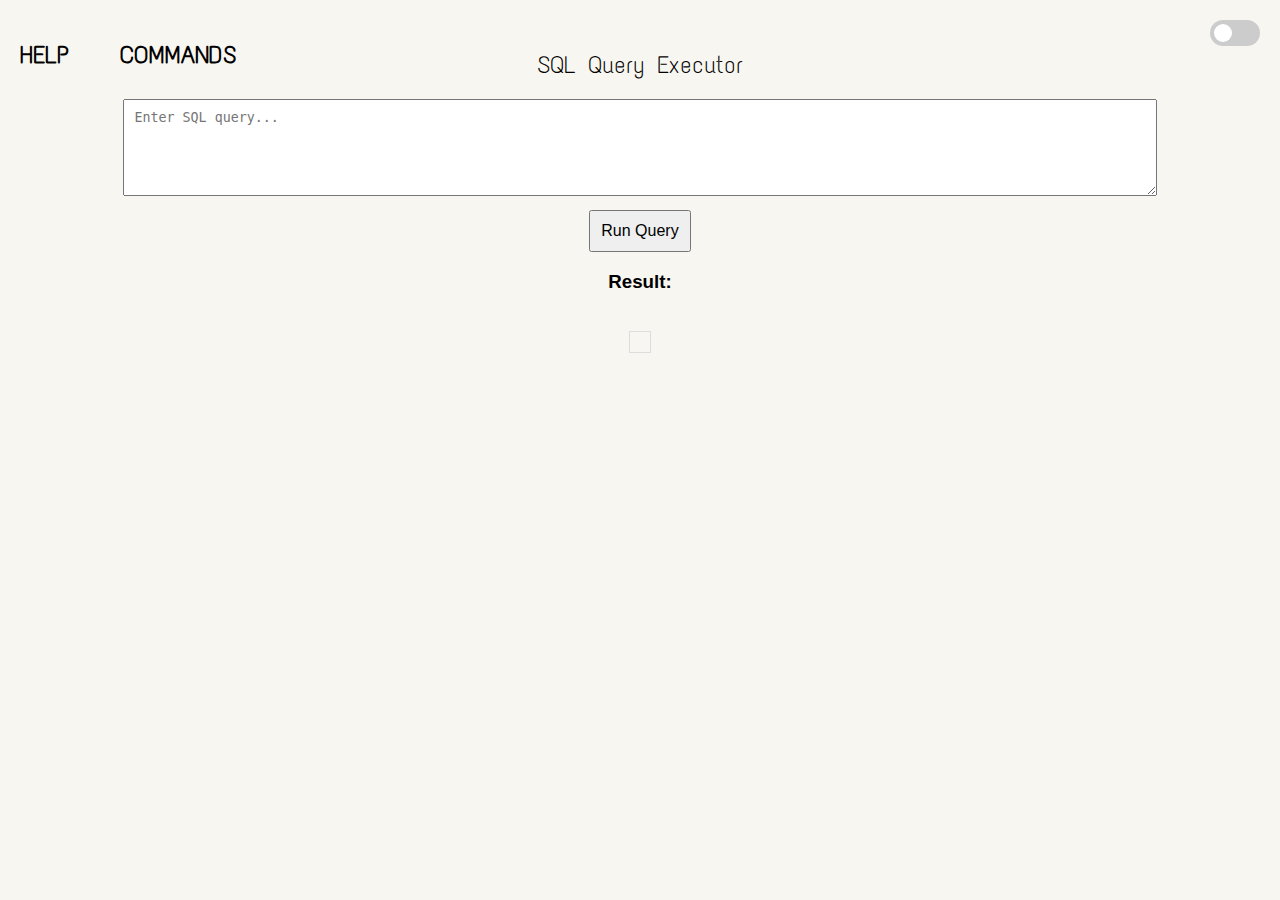
<file: index.html>
<!DOCTYPE html>
<html lang="en">

<head>
    <meta charset="UTF-8">
    <meta name="viewport" content="width=device-width, initial-scale=1.0">
    <title>SQL Query Executor</title>


    <style>
        @import url('https://fonts.googleapis.com/css2?family=Shadows+Into+Light&display=swap');
        @import url('https://fonts.googleapis.com/css2?family=Text+Me+One&display=swap');

        body {
            font-family: Arial, sans-serif;
            text-align: center;
            margin-top: 50px;
            background-color: #F8F6F0;
        }

        textarea {
            width: 80%;
            padding: 10px;
        }

        button {
            margin-top: 10px;
            padding: 10px;
            font-size: 16px;
            cursor: pointer;
        }

        #result {
            margin-top: 20px;
            border: 1px solid #ddd;
            padding: 10px;
            display: inline-block;
            text-align: left;
        }





        /* Default Light Mode */
        body {
            font-family: Arial, sans-serif;
            text-align: center;
            margin-top: 50px;
            background-color: #F8F6F0;
            color: black;
            transition: background 0.3s, color 0.3s;
        }

        /* Dark Mode Styles */
        .dark-mode {
            background-color: #000000 !important;
            color: #16C40C !important;
        }

        /* Change text and UI elements in Dark Mode */
        .dark-mode h2,
        .dark-mode h3,
        .dark-mode button,
        .dark-mode textarea,
        .dark-mode a {
            color: #16C40C !important;
        }

        /* Change textarea background */
        .dark-mode textarea {
            background-color: #222;
            color: #16C40C;
            border: 1px solid #16C40C;
        }

        /* Toggle Switch Styling */
        .switch {
            position: absolute;
            top: 20px;
            right: 20px;
            display: inline-block;
            width: 50px;
            height: 26px;
        }

        .switch input {
            opacity: 0;
            width: 0;
            height: 0;
        }

        .slider {
            position: absolute;
            cursor: pointer;
            top: 0;
            left: 0;
            right: 0;
            bottom: 0;
            background-color: #ccc;
            transition: 0.4s;
            border-radius: 26px;
        }

        .slider:before {
            position: absolute;
            content: "";
            height: 18px;
            width: 18px;
            left: 4px;
            bottom: 4px;
            background-color: white;
            transition: 0.4s;
            border-radius: 50%;
        }

        input:checked+.slider {
            background-color: #16C40C;
        }

        input:checked+.slider:before {
            transform: translateX(24px);
        }

        #header {
            font-family: "Text Me One", sans-serif;
            font-weight: 400;
            font-style: normal;
        }


        .hpage {
            font-size: 24px;
            text-decoration: none;
            color: black;
            font-weight: bold;
            position: absolute;
            top: 20px;
            left: 20px;
            transition: color 0.3s;
            font-family: "Text Me One", sans-serif;
            font-weight: 600;
            font-style: normal;
        }

        .h1page {
            font-size: 24px;
            text-decoration: none;
            color: black;
            font-weight: bold;
            position: absolute;
            top: 20px;
            left: 120px;
            transition: color 0.3s;
            font-family: "Text Me One", sans-serif;
            font-weight: 600;
            font-style: normal;
        }

        .hpage a {
            text-decoration: none;
            /* Remove underline */
            color: black;
            /* Set color to black */
        }

        .h1page a {
            text-decoration: none;
            /* Remove underline */
            color: black;
            /* Set color to black */
        }
    </style>
</head>

<body>

    <h2 class="hpage"><a href="help.html">HELP</a></h2>
    <h2 class="h1page"><a href="usecommand.html">COMMANDS</a></h2>
    <label class="switch">
        <input type="checkbox" id="modeToggle">
        <span class="slider round"></span>
    </label>


    <h2 id="header">SQL Query Executor</h2>
    <textarea id="sqlQuery" rows="5" cols="50" placeholder="Enter SQL query..." required></textarea>
    <br>
    <button onclick="executeQuery()">Run Query</button>



    <h3>Result:</h3>
    <div id="result"></div>






    <script src="script.js"></script>
</body>

</html>
</file>
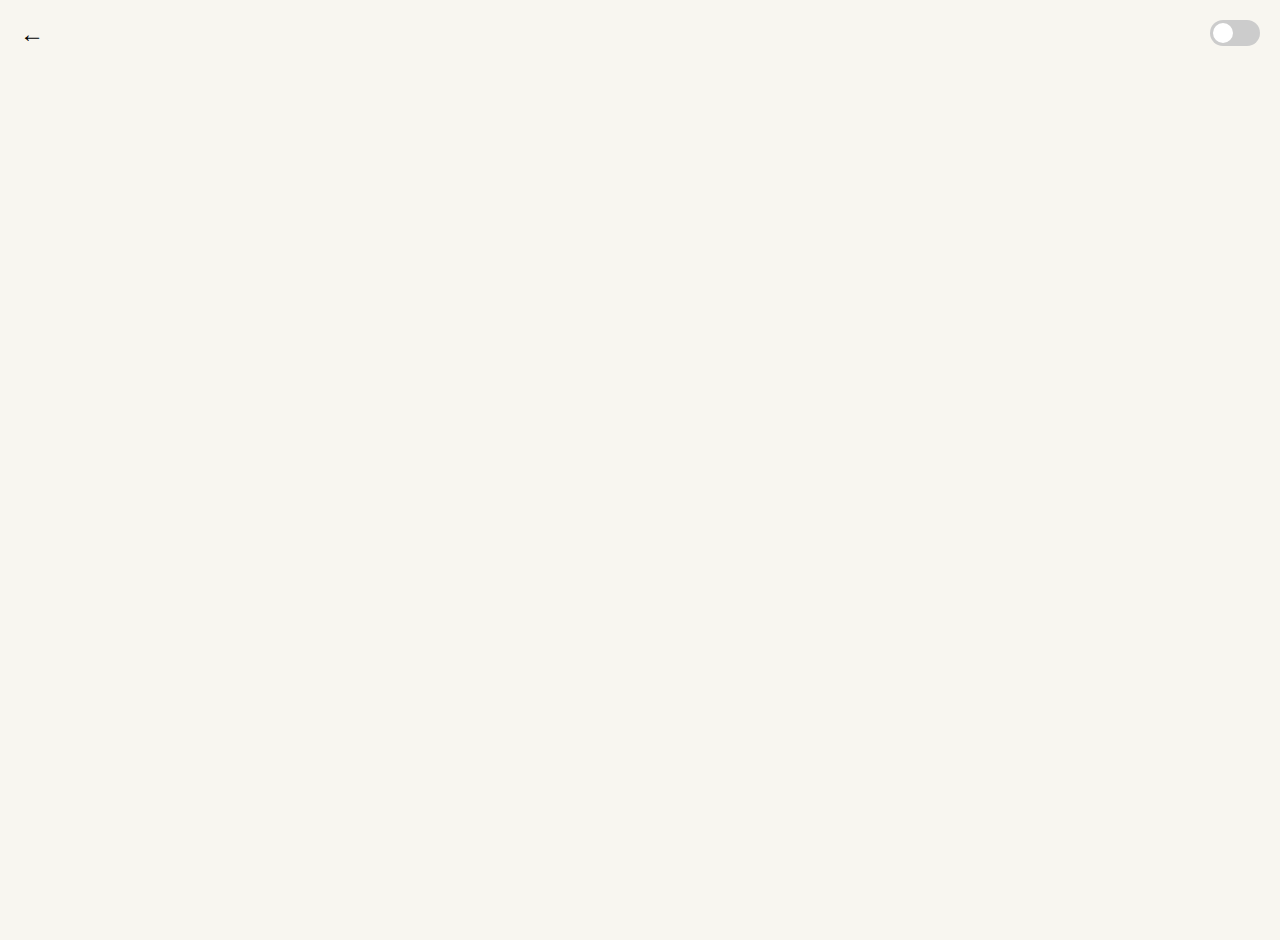
<file: help.html>
<!DOCTYPE html>
<html lang="en">

<head>
    <meta charset="UTF-8">
    <meta name="viewport" content="width=device-width, initial-scale=1.0">
    <title>Help Page</title>

    <style>
        @import url('https://fonts.googleapis.com/css2?family=Shadows+Into+Light&display=swap');
        @import url('https://fonts.googleapis.com/css2?family=Text+Me+One&display=swap');

        body {
            font-family: Arial, sans-serif;
            text-align: center;
            margin-top: 50px;
            background-color: #F8F6F0;
        }

        /* Back Arrow */
        .back-link {
            font-size: 24px;
            text-decoration: none;
            color: black;
            font-weight: bold;
            position: absolute;
            top: 20px;
            left: 20px;
            transition: color 0.3s;
        }

        .back-link:hover {
            color: #16C40C;
        }

        textarea {
            width: 80%;
            padding: 10px;
        }

        button {
            margin-top: 10px;
            padding: 10px;
            font-size: 16px;
            cursor: pointer;
        }

        #result {
            margin-top: 20px;
            border: 1px solid #ddd;
            padding: 10px;
            display: inline-block;
            text-align: left;
        }

        h3 {
            font-family: "Text Me One", sans-serif;
            font-weight: 600;
            font-style: normal;
            text-align: justify;
            width: 70%;
            margin: 20px auto;
            padding: 10px;
            opacity: 0;
        }

        /* Text Animation */
        @keyframes slideDown {
            from {
                opacity: 0;
                transform: translateY(-80px);
            }

            to {
                opacity: 1;
                transform: translateY(0);
            }
        }

        /* Apply staggered animation */
        h3 {
            animation: slideDown 1.5s ease-in-out forwards;
        }

        h3:nth-child(2) { animation-delay: 0.5s; }
        h3:nth-child(3) { animation-delay: 1s; }
        h3:nth-child(4) { animation-delay: 1.5s; }
        h3:nth-child(5) { animation-delay: 2s; }
        h3:nth-child(6) { animation-delay: 2.5s; }

        /* Default Light Mode */
        body {
            font-family: Arial, sans-serif;
            text-align: center;
            margin-top: 50px;
            background-color: #F8F6F0;
            color: black;
            transition: background 0.3s, color 0.3s;
        }

        /* Back Arrow */
        .back-link {
            font-size: 24px;
            text-decoration: none;
            color: black;
            font-weight: bold;
            position: absolute;
            top: 20px;
            left: 20px;
            transition: color 0.3s;
        }

        .back-link:hover {
            color: #16C40C;
        }

        /* Dark Mode */
        .dark-mode {
            background-color: #000000 !important;
            color: #16C40C !important;
        }

        .dark-mode .back-link {
            color: #16C40C !important;
        }

        /* Toggle Switch */
        .switch {
            position: absolute;
            top: 20px;
            right: 20px;
            display: inline-block;
            width: 50px;
            height: 26px;
        }

        .switch input {
            opacity: 0;
            width: 0;
            height: 0;
        }

        .slider {
            position: absolute;
            cursor: pointer;
            top: 0;
            left: 0;
            right: 0;
            bottom: 0;
            background-color: #ccc;
            transition: .4s;
            border-radius: 34px;
        }

        .slider::before {
            position: absolute;
            content: "";
            height: 20px;
            width: 20px;
            left: 3px;
            bottom: 3px;
            background-color: white;
            transition: .4s;
            border-radius: 50%;
        }

        input:checked + .slider {
            background-color: #16C40C;
        }

        input:checked + .slider::before {
            transform: translateX(24px);
        }
    </style>
</head>

<body>
    <label class="switch">
        <input type="checkbox" id="modeToggle">
        <span class="slider round"></span>
    </label>
    
    <!-- Back Arrow at the Top -->
    <a href="index.html" class="back-link">←</a>

    <!-- Text Content -->
    <h3>The SQL Query Executor is a web-based tool that allows users to run SQL queries such as CREATE, INSERT, UPDATE,
        DELETE, and SELECT from an HTML interface. The backend is powered by PHP and MySQL, running on a XAMPP server.

        Before using the SQL Query Executor, ensure you have XAMPP installed on your system, Apache and MySQL services
        running in XAMPP, and a MySQL database created (e.g., test_db).

        To start, open the XAMPP Control Panel and start the Apache and MySQL services. Then, place the sql_project
        folder inside C:\xampp\htdocs\ and open a browser to http://localhost/sql_project/index.html.

        In the provided textarea, type a valid SQL query. For example, you can create a table using: CREATE TABLE
        employees (id INT AUTO_INCREMENT PRIMARY KEY, name VARCHAR(100), salary INT). To insert data, use: INSERT INTO
        employees (name, salary) VALUES ('Alice', 50000). To update data, use: UPDATE employees SET salary = 60000 WHERE
        name = 'Alice'. To delete a record, use: DELETE FROM employees WHERE name = 'Alice'. To view data, use: SELECT *
        FROM employees. </h3>

    <h3>After entering a query, click the "Run Query" button. If the query executes successfully, a success message will
        appear. If it's a SELECT statement, the results will be displayed in a table. If an error occurs, it will be
        displayed in red.</h3>
    <h3>
        Ensure your SQL syntax is correct. The system blocks dangerous queries like DROP DATABASE. Always start XAMPP
        before using the SQL executor.

        The SQL Query Executor provides a simple way to test and execute SQL queries directly from a webpage. Use it to
        create, modify, and retrieve database records efficiently.
    </h3>

    <h3>Developed By: Purushottam sarsekar</h3>

    <h3>To create a database in XAMPP, first, ensure that the XAMPP server is installed on your system and that the
        Apache and MySQL services are running. Open the XAMPP Control Panel and start both Apache and MySQL. Next, open
        a web browser and go to http://localhost/phpmyadmin/. This will open phpMyAdmin, a web-based interface for
        managing MySQL databases. Click on the "Databases" tab at the top of the page. In the "Create database" field,
        enter the desired name for your database, such as "test_db." Choose the appropriate collation (typically
        "utf8_general_ci" for most applications), and then click the "Create" button. Your database is now created and
        will be listed on the left panel of phpMyAdmin. You can now create tables, insert data, and manage your database
        using phpMyAdmin or SQL queries. Always ensure that your XAMPP server is running whenever you need to access or
        modify the database.</h3>


        <script>
            document.addEventListener("DOMContentLoaded", function () {
                const toggleSwitch = document.getElementById("modeToggle");
                const body = document.body;
    
                if (localStorage.getItem("mode") === "dark") {
                    body.classList.add("dark-mode");
                    toggleSwitch.checked = true;
                }
    
                toggleSwitch.addEventListener("change", function () {
                    if (this.checked) {
                        body.classList.add("dark-mode");
                        localStorage.setItem("mode", "dark");
                    } else {
                        body.classList.remove("dark-mode");
                        localStorage.setItem("mode", "light");
                    }
                });
            });
        </script>
</body>

</html>
</file>
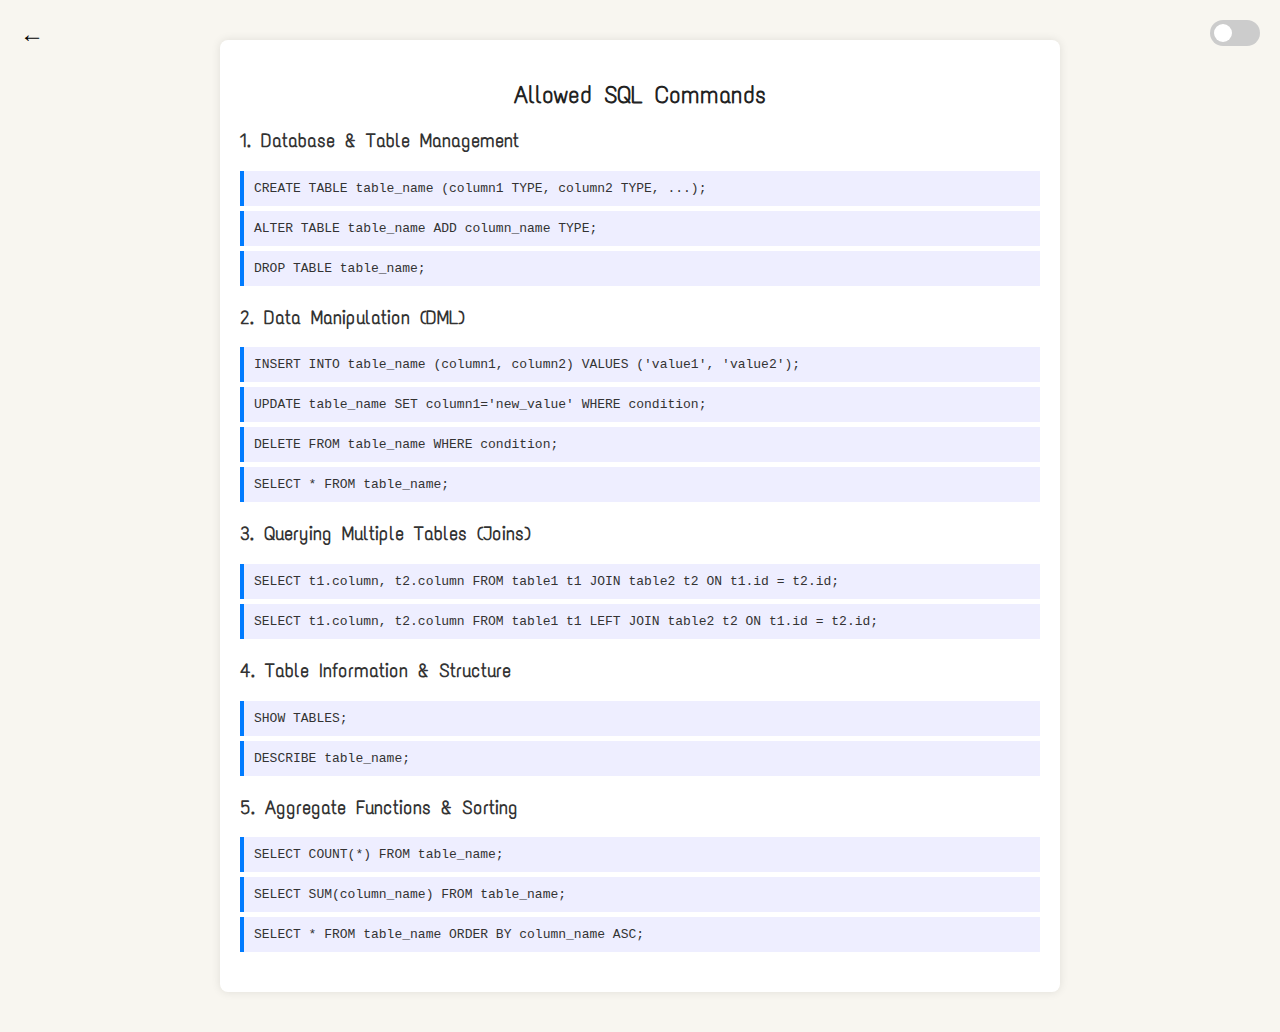
<file: usecommand.html>
<!DOCTYPE html>
<html lang="en">

<head>
    <meta charset="UTF-8">
    <meta name="viewport" content="width=device-width, initial-scale=1.0">
    <title>Allowed SQL Commands</title>
    <style>
        @import url('https://fonts.googleapis.com/css2?family=Shadows+Into+Light&display=swap');
        @import url('https://fonts.googleapis.com/css2?family=Text+Me+One&display=swap');

        body {
            font-family: Arial, sans-serif;
            margin: 40px;
            background-color: #F8F6F0;
            color: #333;
            transition: background 0.3s, color 0.3s;
        }

        .dark-mode {
            background-color: #000000;
            color: #16C40C;
        }

        h2 {
            text-align: center;
            color: #222;
        }

        .dark-mode h2 {
            color: #16C40C;
        }

        .container {
            font-family: "Text Me One", sans-serif;
            font-weight: 400;
            font-style: normal;
            max-width: 800px;
            margin: auto;
            background: white;
            padding: 20px;
            border-radius: 8px;
            box-shadow: 0 0 10px rgba(0, 0, 0, 0.1);
            transition: background 0.3s, color 0.3s;
        }

        .dark-mode .container {
            background: #222;
            color: #16C40C;
        }

        .section {
            margin-bottom: 20px;
        }

        .command {
            background: #eef;
            padding: 10px;
            border-left: 4px solid #007BFF;
            font-family: monospace;
            margin-top: 5px;
            transition: background 0.3s, color 0.3s;
        }

        .dark-mode .command {
            background: #333;
            border-left: 4px solid #16C40C;
        }

        /* Toggle Switch */
        .switch {
            position: absolute;
            top: 20px;
            right: 20px;
            display: inline-block;
            width: 50px;
            height: 26px;
        }

        .switch input {
            opacity: 0;
            width: 0;
            height: 0;
        }

        .slider {
            position: absolute;
            cursor: pointer;
            top: 0;
            left: 0;
            right: 0;
            bottom: 0;
            background-color: #ccc;
            transition: 0.4s;
            border-radius: 26px;
        }

        .slider:before {
            position: absolute;
            content: "";
            height: 18px;
            width: 18px;
            left: 4px;
            bottom: 4px;
            background-color: white;
            transition: 0.4s;
            border-radius: 50%;
        }

        input:checked + .slider {
            background-color: #16C40C;
        }

        input:checked + .slider:before {
            transform: translateX(24px);
        }

        /* Back Arrow */
        .back-arrow {
            position: absolute;
            top: 20px;
            left: 20px;
            font-size: 24px;
            text-decoration: none;
            color: black;
            font-weight: bold;
            transition: color 0.3s;
        }

        .dark-mode .back-arrow {
            color: #16C40C;
        }
    </style>
</head>

<body>
    <a href="index.html" class="back-arrow">&#8592;</a>
    <label class="switch">
        <input type="checkbox" id="modeToggle">
        <span class="slider round"></span>
    </label>

    <div class="container">
        <h2>Allowed SQL Commands</h2>

        <div class="section">
            <h3>1. Database & Table Management</h3>
            <div class="command">CREATE TABLE table_name (column1 TYPE, column2 TYPE, ...);</div>
            <div class="command">ALTER TABLE table_name ADD column_name TYPE;</div>
            <div class="command">DROP TABLE table_name;</div>
        </div>

        <div class="section">
            <h3>2. Data Manipulation (DML)</h3>
            <div class="command">INSERT INTO table_name (column1, column2) VALUES ('value1', 'value2');</div>
            <div class="command">UPDATE table_name SET column1='new_value' WHERE condition;</div>
            <div class="command">DELETE FROM table_name WHERE condition;</div>
            <div class="command">SELECT * FROM table_name;</div>
        </div>

        <div class="section">
            <h3>3. Querying Multiple Tables (Joins)</h3>
            <div class="command">SELECT t1.column, t2.column FROM table1 t1 JOIN table2 t2 ON t1.id = t2.id;</div>
            <div class="command">SELECT t1.column, t2.column FROM table1 t1 LEFT JOIN table2 t2 ON t1.id = t2.id;</div>
        </div>

        <div class="section">
            <h3>4. Table Information & Structure</h3>
            <div class="command">SHOW TABLES;</div>
            <div class="command">DESCRIBE table_name;</div>
        </div>

        <div class="section">
            <h3>5. Aggregate Functions & Sorting</h3>
            <div class="command">SELECT COUNT(*) FROM table_name;</div>
            <div class="command">SELECT SUM(column_name) FROM table_name;</div>
            <div class="command">SELECT * FROM table_name ORDER BY column_name ASC;</div>
        </div>
    </div>

    <script>
        document.addEventListener("DOMContentLoaded", function () {
            const toggleSwitch = document.getElementById("modeToggle");
            const body = document.body;

            if (localStorage.getItem("mode") === "dark") {
                body.classList.add("dark-mode");
                toggleSwitch.checked = true;
            }

            toggleSwitch.addEventListener("change", function () {
                if (this.checked) {
                    body.classList.add("dark-mode");
                    localStorage.setItem("mode", "dark");
                } else {
                    body.classList.remove("dark-mode");
                    localStorage.setItem("mode", "light");
                }
            });
        });
    </script>
</body>

</html>
</file>
